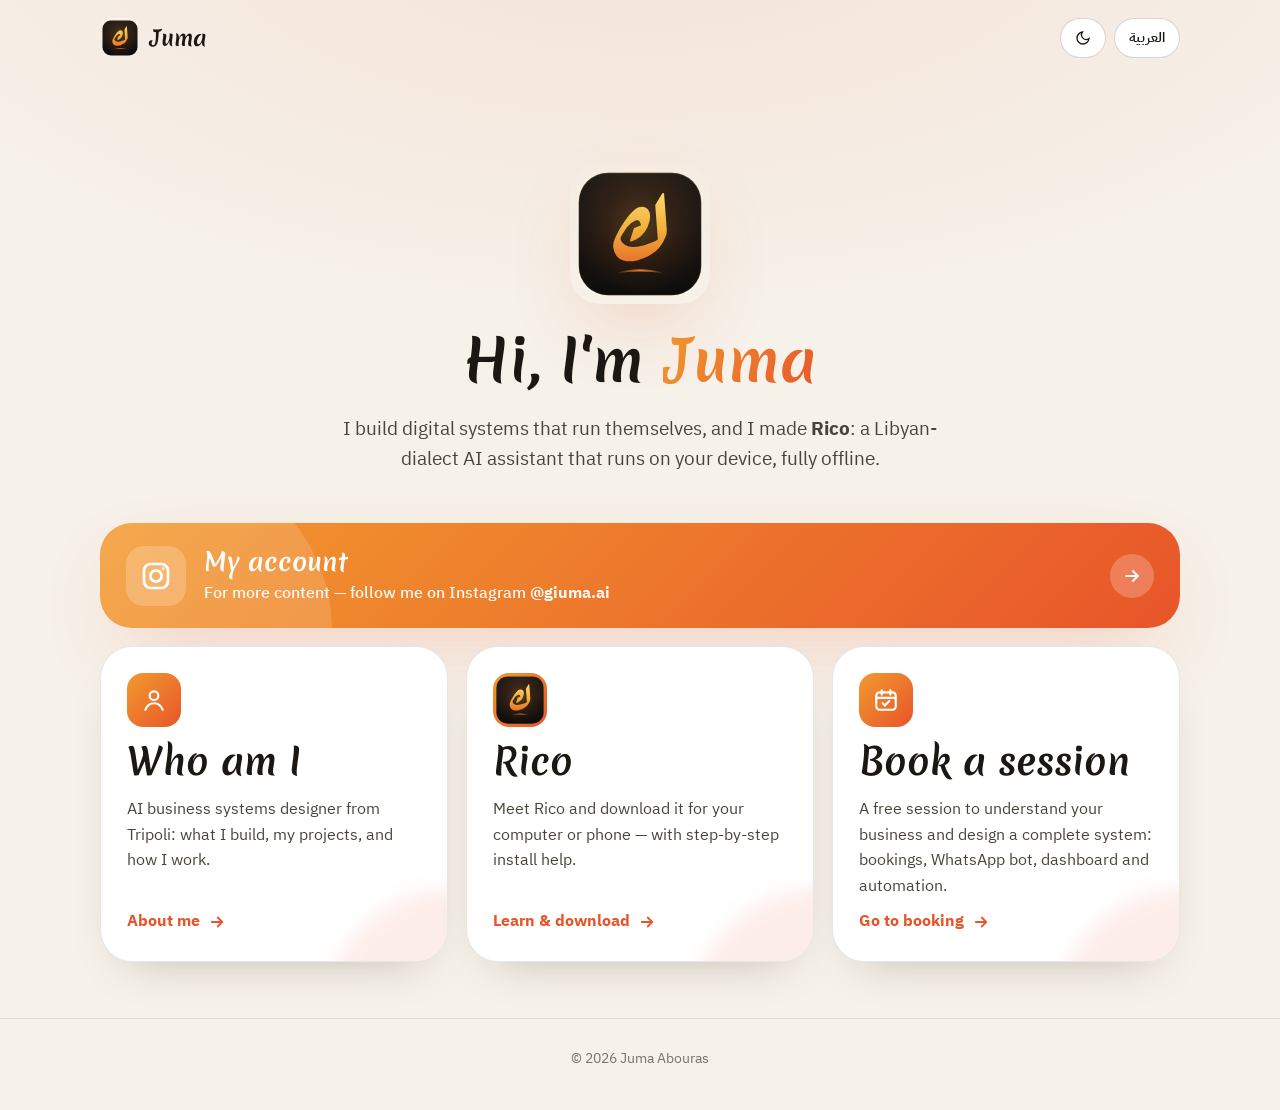
<file: docs/index.html>
<!doctype html>
<html lang="ar" dir="rtl" data-title-ar="جمعة · ريكو والحجز" data-title-en="Juma · Rico & Booking">
<head>
<meta charset="utf-8">
<meta name="viewport" content="width=device-width, initial-scale=1, viewport-fit=cover">
<title>جمعة · ريكو والحجز</title>
<meta name="description" content="ريكو: مساعد ذكي يحكي ليبي ويخدم بدون إنترنت — واحجز استشارتك المجانية مع جمعة.">
<meta name="theme-color" content="#F6F1E9" media="(prefers-color-scheme: light)">
<meta name="theme-color" content="#0D0F13" media="(prefers-color-scheme: dark)">
<meta property="og:title" content="جمعة · ريكو والحجز">
<meta property="og:description" content="ريكو: مساعد ذكي بالليبي يخدم بدون إنترنت — واحجز استشارتك المجانية.">
<meta property="og:image" content="assets/icon-256.png">
<link rel="icon" href="assets/icon.svg" type="image/svg+xml">
<link rel="apple-touch-icon" href="assets/icon-256.png">
<link rel="preconnect" href="https://fonts.googleapis.com"><link rel="preconnect" href="https://fonts.gstatic.com" crossorigin>
<link href="https://fonts.googleapis.com/css2?family=IBM+Plex+Sans+Arabic:wght@400;500;600;700&family=Space+Grotesk:wght@400;500;700&display=swap" rel="stylesheet">
<link rel="stylesheet" href="assets/site.css">
<style>html[lang="ar"] .en, html[lang="en"] .ar { display: none !important; }</style>
<script src="assets/site.js"></script>
</head>
<body>
<div class="wrap">
  <header class="bar">
    <a class="brand" href="./"><img src="assets/icon.svg" alt=""><span><span class="ar">جمعة</span><span class="en">Juma</span></span></a>
    <div class="tools">
      <button class="chip" id="themeBtn" type="button" aria-label="Theme"><svg viewBox="0 0 24 24" fill="none" stroke="currentColor" stroke-width="2"><path d="M21 12.8A9 9 0 1 1 11.2 3a7 7 0 0 0 9.8 9.8z"/></svg></button>
      <button class="chip" id="langBtn" type="button">English</button>
    </div>
  </header>

  <main>
    <div class="hero">
      <img class="logo-xl" src="assets/icon.svg" alt="">
      <h1><span class="ar">أهلاً، أنا <span class="grad">جمعة</span></span><span class="en">Hi, I'm <span class="grad">Juma</span></span></h1>
      <p class="lead">
        <span class="ar">نبني منظومات رقمية تخدم لحالها، ونطوّر <b>ريكو</b>: مساعد ذكي يحكي ليبي ويخدم على جهازك بدون إنترنت.</span>
        <span class="en">I build digital systems that run themselves, and I made <b>Rico</b>: a Libyan-dialect AI assistant that runs on your device, fully offline.</span>
      </p>
    </div>

    <a class="feature" href="https://www.instagram.com/giuma.ai/" target="_blank" rel="noopener">
      <span class="feature-ico" aria-hidden="true"><svg viewBox="0 0 24 24" fill="none" stroke="currentColor" stroke-width="2" stroke-linecap="round"><rect x="3" y="3" width="18" height="18" rx="5"/><circle cx="12" cy="12" r="4.2"/><circle cx="17.4" cy="6.6" r="1.1" fill="currentColor" stroke="none"/></svg></span>
      <span class="feature-text">
        <strong><span class="ar">حسابي</span><span class="en">My account</span></strong>
        <span><span class="ar">لرؤية محتوى أكثر — تابعني على إنستغرام</span><span class="en">For more content — follow me on Instagram</span> <b class="handle">@giuma.ai</b></span>
      </span>
      <span class="feature-go" aria-hidden="true"><svg viewBox="0 0 24 24" fill="none" stroke="currentColor" stroke-width="2.4" stroke-linecap="round"><path d="M5 12h14M13 6l6 6-6 6"/></svg></span>
    </a>

    <div class="cards">
      <a class="card" href="about.html">
        <div class="ico"><svg viewBox="0 0 24 24" fill="none" stroke="currentColor" stroke-width="2" stroke-linecap="round"><circle cx="12" cy="8" r="4"/><path d="M4 21c1.5-4 4.5-6 8-6s6.5 2 8 6"/></svg></div>
        <h2 style="margin:0"><span class="ar">من أنا</span><span class="en">Who am I</span></h2>
        <p><span class="ar">مصمم منظومات أعمال ذكية من طرابلس: شن نبني، مشاريعي، وطريقتي في الشغل.</span><span class="en">AI business systems designer from Tripoli: what I build, my projects, and how I work.</span></p>
        <span class="go"><span class="ar">تعرّف عليّ</span><span class="en">About me</span>
          <svg width="18" height="18" viewBox="0 0 24 24" fill="none" stroke="currentColor" stroke-width="2.4" stroke-linecap="round"><path d="M5 12h14M13 6l6 6-6 6"/></svg></span>
      </a>
      <a class="card" href="rico.html">
        <div class="ico"><img src="assets/icon.svg" alt=""></div>
        <h2 style="margin:0"><span class="ar">ريكو</span><span class="en">Rico</span></h2>
        <p><span class="ar">تعرّف على ريكو، وحمّله للكمبيوتر ولا التلفون، مع شرح التثبيت خطوة بخطوة.</span><span class="en">Meet Rico and download it for your computer or phone — with step-by-step install help.</span></p>
        <span class="go"><span class="ar">تعرّف وحمّل</span><span class="en">Learn &amp; download</span>
          <svg width="18" height="18" viewBox="0 0 24 24" fill="none" stroke="currentColor" stroke-width="2.4" stroke-linecap="round"><path d="M5 12h14M13 6l6 6-6 6"/></svg></span>
      </a>
      <a class="card" href="https://giumaa-booking.netlify.app/" target="_blank" rel="noopener">
        <div class="ico"><svg viewBox="0 0 24 24" fill="none" stroke="currentColor" stroke-width="2" stroke-linecap="round"><rect x="3" y="5" width="18" height="16" rx="3"/><path d="M3 10h18M8 3v4M16 3v4M9 15l2 2 4-4"/></svg></div>
        <h2 style="margin:0"><span class="ar">احجز استشارتك</span><span class="en">Book a session</span></h2>
        <p><span class="ar">جلسة مجانية نفهموا فيها شغلك، ونصممولك منظومة كاملة: حجوزات، بوت واتساب، لوحة تحكم وأتمتة.</span><span class="en">A free session to understand your business and design a complete system: bookings, WhatsApp bot, dashboard and automation.</span></p>
        <span class="go"><span class="ar">روح للحجز</span><span class="en">Go to booking</span>
          <svg width="18" height="18" viewBox="0 0 24 24" fill="none" stroke="currentColor" stroke-width="2.4" stroke-linecap="round"><path d="M5 12h14M13 6l6 6-6 6"/></svg></span>
      </a>
    </div>
  </main>
</div>
<footer><div class="wrap">© 2026 <span class="ar">جمعة أبوراس</span><span class="en">Juma Abouras</span></div></footer>
</body>
</html>
</file>
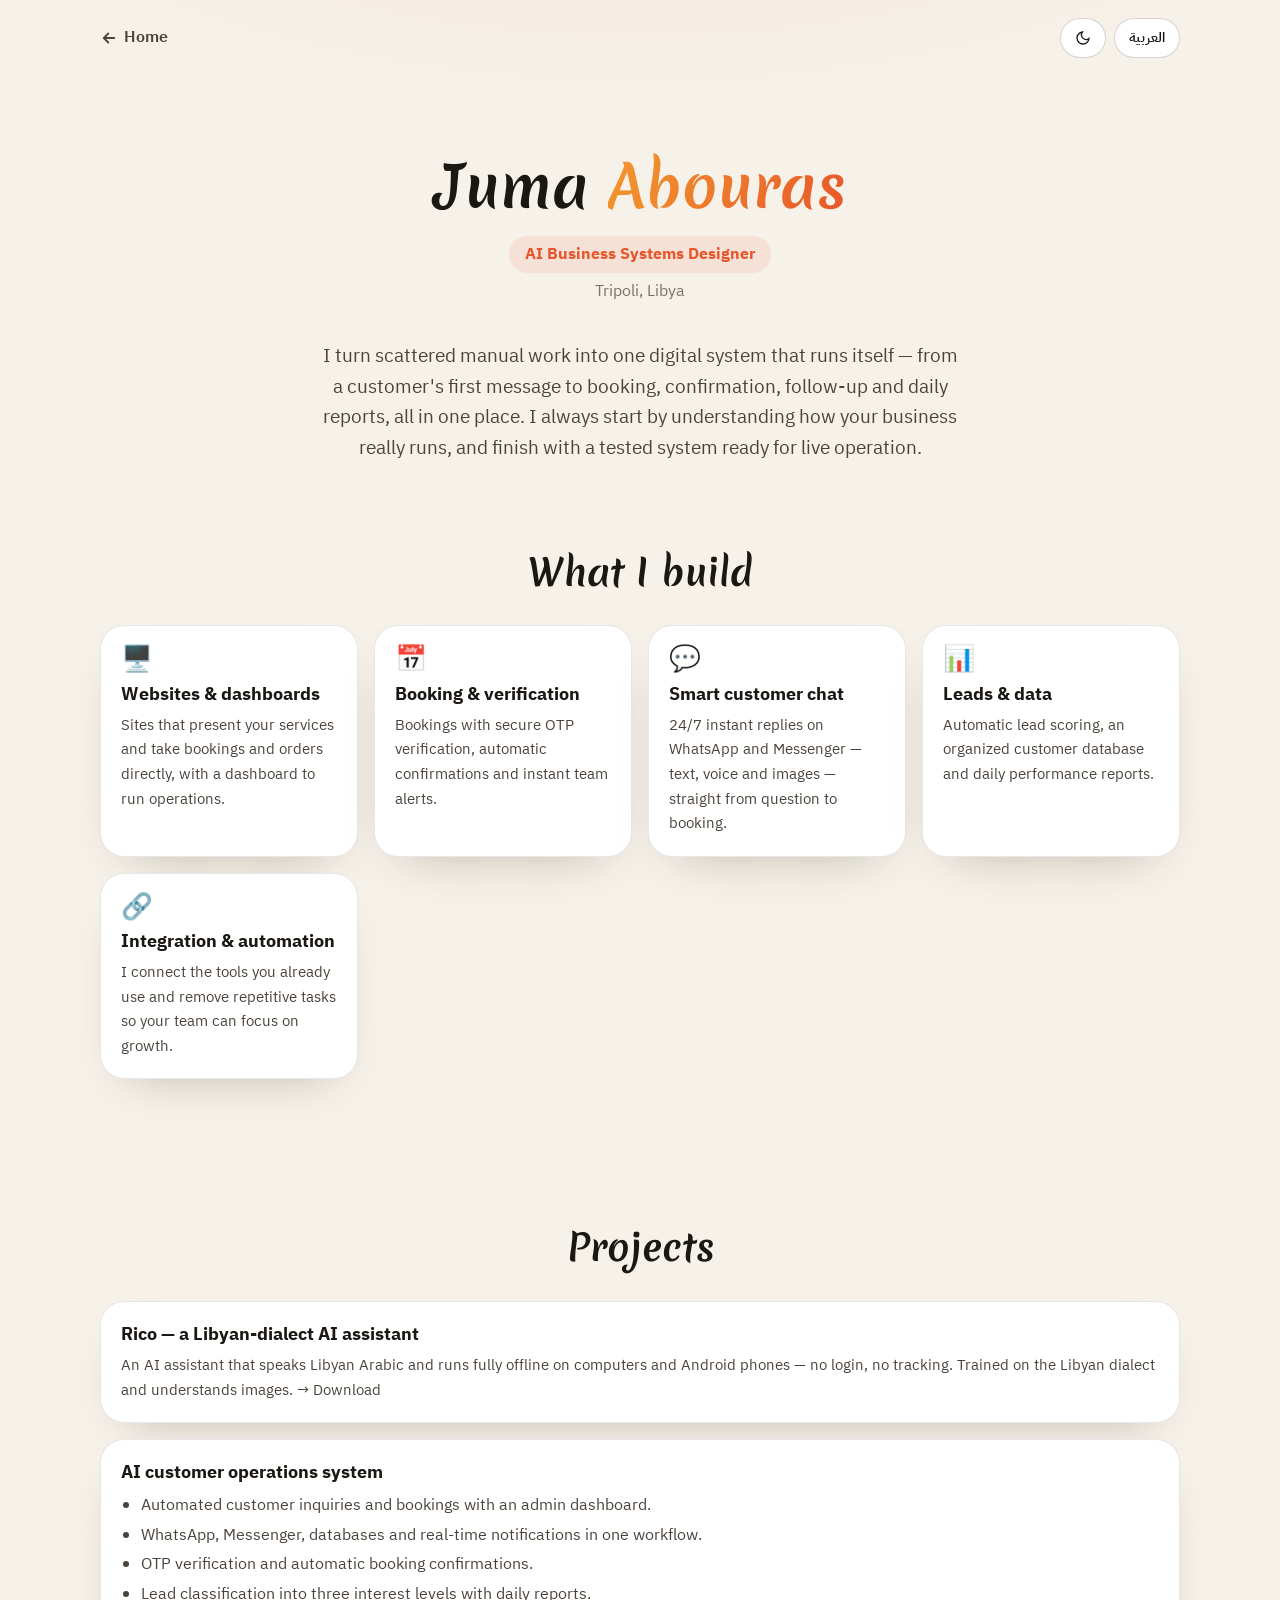
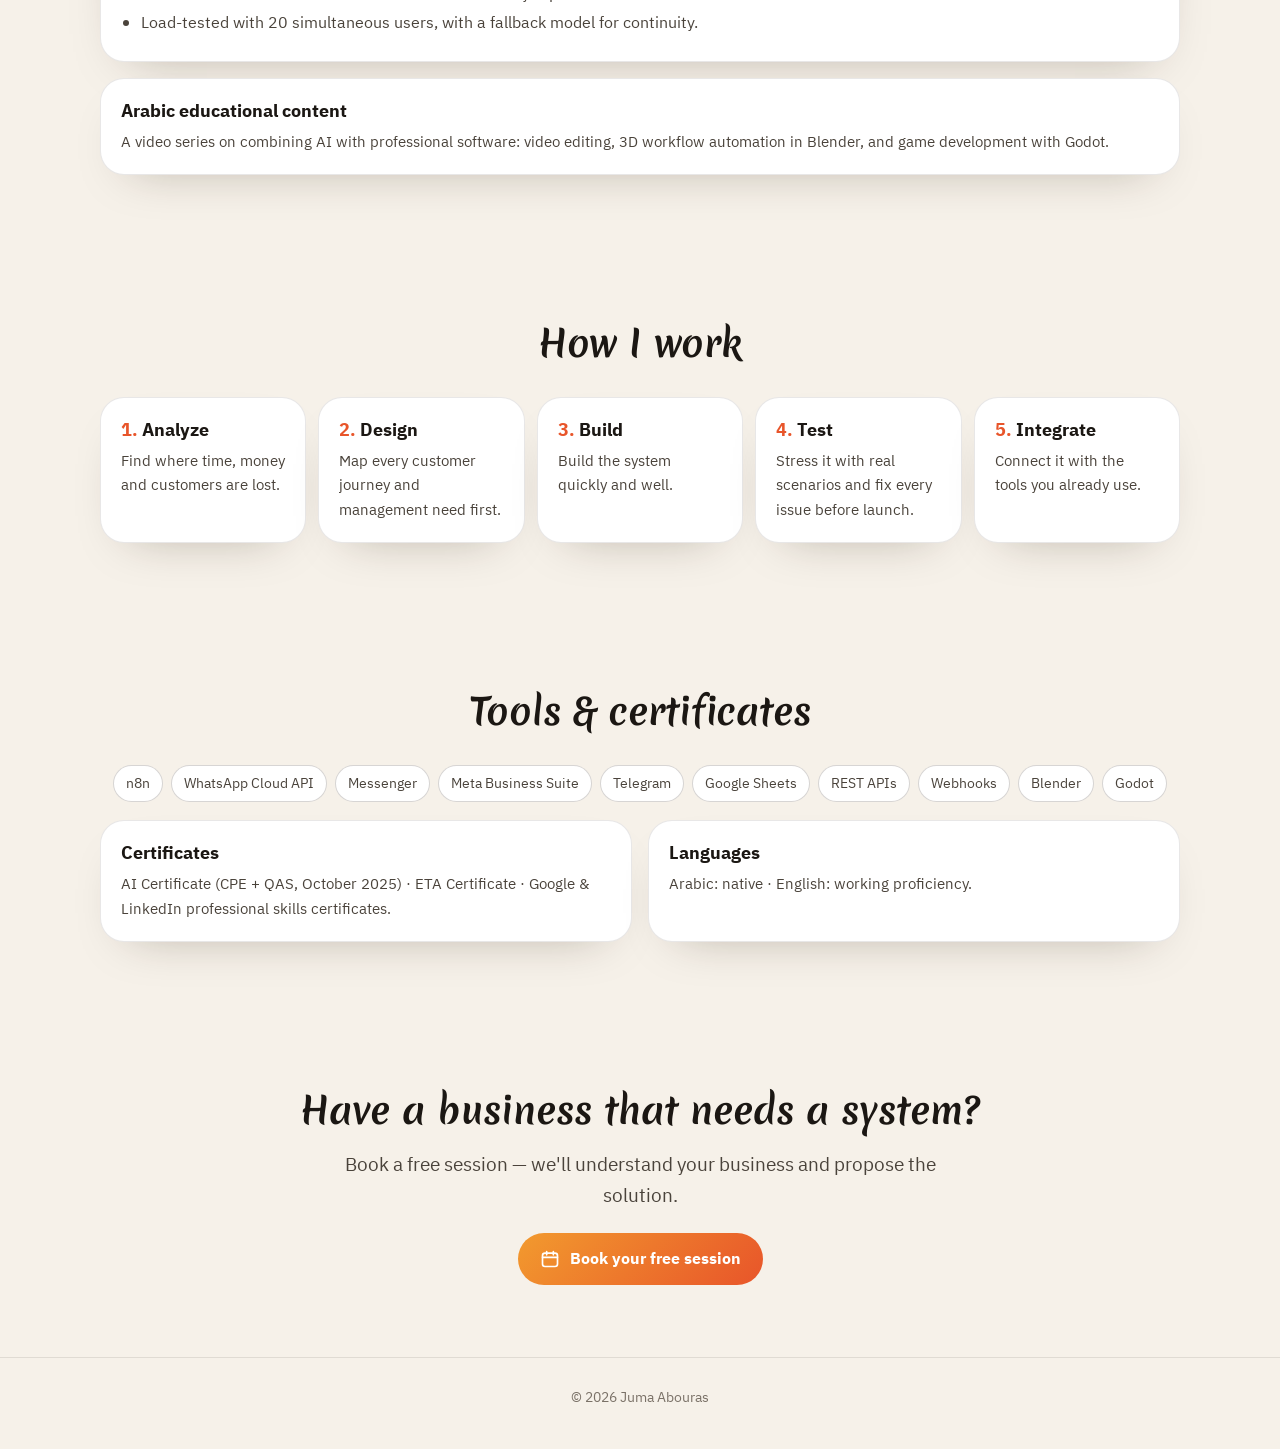
<file: docs/about.html>
<!doctype html>
<html lang="ar" dir="rtl" data-title-ar="جمعة أبوراس · نبذة تعريفية" data-title-en="Juma Abouras · About">
<head>
<meta charset="utf-8">
<meta name="viewport" content="width=device-width, initial-scale=1, viewport-fit=cover">
<title>جمعة أبوراس · نبذة تعريفية</title>
<meta name="description" content="جمعة أبوراس — مصمم منظومات أعمال ذكية من طرابلس، ليبيا. يحوّل الشغل اليدوي لمنظومات رقمية تخدم لحالها، ومطوّر ريكو.">
<meta name="theme-color" content="#F6F1E9" media="(prefers-color-scheme: light)">
<meta name="theme-color" content="#0D0F13" media="(prefers-color-scheme: dark)">
<meta property="og:title" content="جمعة أبوراس · مصمم منظومات أعمال ذكية">
<meta property="og:image" content="assets/icon-256.png">
<link rel="icon" href="assets/icon.svg" type="image/svg+xml">
<link rel="preconnect" href="https://fonts.googleapis.com"><link rel="preconnect" href="https://fonts.gstatic.com" crossorigin>
<link href="https://fonts.googleapis.com/css2?family=IBM+Plex+Sans+Arabic:wght@400;500;600;700&family=Space+Grotesk:wght@400;500;700&display=swap" rel="stylesheet">
<link rel="stylesheet" href="assets/site.css">
<style>
html[lang="ar"] .en, html[lang="en"] .ar { display: none !important; }
.about-hero { display: grid; gap: 22px; align-items: center; text-align: center; padding: clamp(28px, 7vw, 72px) 0 12px; }
.role { display: inline-block; margin-top: 10px; padding: 6px 16px; border-radius: 999px; background: var(--accent-soft); color: var(--accent); font-weight: 700; }
.place { color: var(--muted); margin-top: 6px; }
.tags { display: flex; flex-wrap: wrap; gap: 8px; justify-content: center; }
.tags span { border: 1px solid var(--line-2); background: var(--surface); border-radius: 999px; padding: 6px 12px; font-size: .9rem; color: var(--ink-2); direction: ltr; unicode-bidi: isolate; }
.proj { display: grid; gap: 16px; }
.proj .tile ul { margin: 8px 0 0; padding-inline-start: 20px; color: var(--ink-2); }
.proj .tile li { margin: 4px 0; }
.flow { display: grid; gap: 12px; grid-template-columns: repeat(auto-fit, minmax(min(100%, 180px), 1fr)); counter-reset: f; }
.flow .tile { counter-increment: f; }
.flow .tile h3::before { content: counter(f) ". "; color: var(--accent); }
.cta { text-align: center; }
</style>
<script src="assets/site.js"></script>
</head>
<body>
<div class="wrap">
  <header class="bar">
    <a class="back" href="./"><svg width="18" height="18" viewBox="0 0 24 24" fill="none" stroke="currentColor" stroke-width="2.4" stroke-linecap="round"><path d="M19 12H5M11 6l-6 6 6 6"/></svg><span class="ar">الرئيسية</span><span class="en">Home</span></a>
    <div class="tools">
      <button class="chip" id="themeBtn" type="button" aria-label="Theme"><svg viewBox="0 0 24 24" fill="none" stroke="currentColor" stroke-width="2"><path d="M21 12.8A9 9 0 1 1 11.2 3a7 7 0 0 0 9.8 9.8z"/></svg></button>
      <button class="chip" id="langBtn" type="button">English</button>
    </div>
  </header>

  <main>
    <div class="about-hero">
      <div>
        <h1><span class="ar">جمعة <span class="grad">أبوراس</span></span><span class="en">Juma <span class="grad">Abouras</span></span></h1>
        <div class="role"><span class="ar">مصمم منظومات أعمال ذكية</span><span class="en">AI Business Systems Designer</span></div>
        <div class="place"><span class="ar">طرابلس، ليبيا</span><span class="en">Tripoli, Libya</span></div>
      </div>
      <p class="lead">
        <span class="ar">نحوّل الشغل اليدوي المبعثر لمنظومة رقمية وحدة تخدم لحالها — من أول رسالة يبعثها الزبون، للحجز والتأكيد، للمتابعة والتقارير اليومية، كلها من مكان واحد. نبدا دايماً بفهم كيف يخدم شغلك فعلاً، ونكمّل بمنظومة مجرّبة وجاهزة للتشغيل.</span>
        <span class="en">I turn scattered manual work into one digital system that runs itself — from a customer's first message to booking, confirmation, follow-up and daily reports, all in one place. I always start by understanding how your business really runs, and finish with a tested system ready for live operation.</span>
      </p>
    </div>

    <section>
      <div class="sec-head"><h2><span class="ar">شن نبني</span><span class="en">What I build</span></h2></div>
      <div class="grid">
        <div class="tile"><div class="em">🖥️</div><h3><span class="ar">مواقع ولوحات تحكم</span><span class="en">Websites &amp; dashboards</span></h3><p><span class="ar">مواقع تعرض خدماتك وتستقبل الحجوزات والطلبات مباشرة، مع لوحة تدير منها الشغل.</span><span class="en">Sites that present your services and take bookings and orders directly, with a dashboard to run operations.</span></p></div>
        <div class="tile"><div class="em">📅</div><h3><span class="ar">حجوزات وتحقق</span><span class="en">Booking &amp; verification</span></h3><p><span class="ar">حجز بتحقق آمن (OTP)، تأكيدات تلقائية، وتنبيهات فورية لفريقك.</span><span class="en">Bookings with secure OTP verification, automatic confirmations and instant team alerts.</span></p></div>
        <div class="tile"><div class="em">💬</div><h3><span class="ar">تواصل ذكي مع الزبائن</span><span class="en">Smart customer chat</span></h3><p><span class="ar">ردود فورية ٢٤ ساعة على واتساب وماسنجر — نص وصوت وصور — وطريق مباشر من السؤال للحجز.</span><span class="en">24/7 instant replies on WhatsApp and Messenger — text, voice and images — straight from question to booking.</span></p></div>
        <div class="tile"><div class="em">📊</div><h3><span class="ar">العملاء والبيانات</span><span class="en">Leads &amp; data</span></h3><p><span class="ar">تصنيف تلقائي للعملاء المحتملين، قاعدة بيانات منظمة، وتقارير أداء يومية.</span><span class="en">Automatic lead scoring, an organized customer database and daily performance reports.</span></p></div>
        <div class="tile"><div class="em">🔗</div><h3><span class="ar">ربط وأتمتة</span><span class="en">Integration &amp; automation</span></h3><p><span class="ar">نربط الأدوات اللي تستعملها، ونشيل المهام المتكررة باش فريقك يركّز على النمو.</span><span class="en">I connect the tools you already use and remove repetitive tasks so your team can focus on growth.</span></p></div>
      </div>
    </section>

    <section>
      <div class="sec-head"><h2><span class="ar">مشاريع</span><span class="en">Projects</span></h2></div>
      <div class="proj">
        <a class="tile" href="rico.html" style="text-decoration:none">
          <h3><span class="ar">ريكو — مساعد ذكي بالليبي</span><span class="en">Rico — a Libyan-dialect AI assistant</span></h3>
          <p><span class="ar">مساعد ذكي يحكي ليبي، يخدم على الكمبيوتر والتلفون بدون إنترنت، بلا تسجيل دخول ولا تتبع. متدرّب على اللهجة الليبية ويفهم الصور. ← حمّله</span><span class="en">An AI assistant that speaks Libyan Arabic and runs fully offline on computers and Android phones — no login, no tracking. Trained on the Libyan dialect and understands images. → Download</span></p>
        </a>
        <div class="tile">
          <h3><span class="ar">منظومة تشغيل خدمة الزبائن</span><span class="en">AI customer operations system</span></h3>
          <ul class="ar">
            <li>استقبال استفسارات وحجوزات تلقائياً مع لوحة تحكم للإدارة.</li>
            <li>ربط واتساب وماسنجر وقواعد البيانات والإشعارات الفورية في مسار واحد.</li>
            <li>تحقق OTP وتأكيد الحجوزات تلقائياً.</li>
            <li>تصنيف العملاء لثلاث مستويات اهتمام مع تقارير يومية.</li>
            <li>تجربة ضغط بـ ٢٠ مستخدم في نفس الوقت، مع نموذج احتياطي يضمن استمرار الخدمة.</li>
          </ul>
          <ul class="en">
            <li>Automated customer inquiries and bookings with an admin dashboard.</li>
            <li>WhatsApp, Messenger, databases and real-time notifications in one workflow.</li>
            <li>OTP verification and automatic booking confirmations.</li>
            <li>Lead classification into three interest levels with daily reports.</li>
            <li>Load-tested with 20 simultaneous users, with a fallback model for continuity.</li>
          </ul>
        </div>
        <div class="tile">
          <h3><span class="ar">محتوى تعليمي بالعربي</span><span class="en">Arabic educational content</span></h3>
          <p><span class="ar">سلسلة فيديوهات تشرح دمج الذكاء الاصطناعي مع البرامج الاحترافية: مونتاج الفيديو، أتمتة التصميم ثلاثي الأبعاد في Blender، وتطوير الألعاب بـ Godot.</span><span class="en">A video series on combining AI with professional software: video editing, 3D workflow automation in Blender, and game development with Godot.</span></p>
        </div>
      </div>
    </section>

    <section>
      <div class="sec-head"><h2><span class="ar">طريقتي في الشغل</span><span class="en">How I work</span></h2></div>
      <div class="flow">
        <div class="tile"><h3><span class="ar">تحليل</span><span class="en">Analyze</span></h3><p><span class="ar">نلقى وين يضيع الوقت والفلوس والزبائن.</span><span class="en">Find where time, money and customers are lost.</span></p></div>
        <div class="tile"><h3><span class="ar">تصميم</span><span class="en">Design</span></h3><p><span class="ar">نرسم رحلة كل زبون وكل احتياج إداري قبل البناء.</span><span class="en">Map every customer journey and management need first.</span></p></div>
        <div class="tile"><h3><span class="ar">بناء</span><span class="en">Build</span></h3><p><span class="ar">نبني المنظومة بسرعة وبجودة.</span><span class="en">Build the system quickly and well.</span></p></div>
        <div class="tile"><h3><span class="ar">اختبار</span><span class="en">Test</span></h3><p><span class="ar">نجرّبها على سيناريوهات حقيقية ونصلّح كل مشكلة قبل الإطلاق.</span><span class="en">Stress it with real scenarios and fix every issue before launch.</span></p></div>
        <div class="tile"><h3><span class="ar">ربط</span><span class="en">Integrate</span></h3><p><span class="ar">نربطها بالأدوات اللي يستعملها شغلك أصلاً.</span><span class="en">Connect it with the tools you already use.</span></p></div>
      </div>
    </section>

    <section>
      <div class="sec-head"><h2><span class="ar">أدوات وشهادات</span><span class="en">Tools &amp; certificates</span></h2></div>
      <div class="tags" style="margin-bottom:18px">
        <span>n8n</span><span>WhatsApp Cloud API</span><span>Messenger</span><span>Meta Business Suite</span><span>Telegram</span><span>Google Sheets</span><span>REST APIs</span><span>Webhooks</span><span>Blender</span><span>Godot</span>
      </div>
      <div class="grid">
        <div class="tile"><h3><span class="ar">شهادات</span><span class="en">Certificates</span></h3><p><span class="ar">شهادة في الذكاء الاصطناعي (CPE + QAS، أكتوبر ٢٠٢٥) · شهادة ETA · شهادات المهارات المهنية من Google وLinkedIn.</span><span class="en">AI Certificate (CPE + QAS, October 2025) · ETA Certificate · Google &amp; LinkedIn professional skills certificates.</span></p></div>
        <div class="tile"><h3><span class="ar">اللغات</span><span class="en">Languages</span></h3><p><span class="ar">العربية: اللغة الأم · الإنجليزية: مستوى عملي.</span><span class="en">Arabic: native · English: working proficiency.</span></p></div>
      </div>
    </section>

    <section class="cta">
      <h2><span class="ar">عندك شغل يبي منظومة؟</span><span class="en">Have a business that needs a system?</span></h2>
      <p class="lead" style="margin-bottom:22px"><span class="ar">احجز جلسة مجانية، نفهموا فيها شغلك ونقترحولك الحل.</span><span class="en">Book a free session — we'll understand your business and propose the solution.</span></p>
      <a class="btn" href="https://giumaa-booking.netlify.app/" target="_blank" rel="noopener"><svg viewBox="0 0 24 24" fill="none" stroke="currentColor" stroke-width="2" stroke-linecap="round"><rect x="3" y="5" width="18" height="16" rx="3"/><path d="M3 10h18M8 3v4M16 3v4"/></svg><span class="ar">احجز استشارتك المجانية</span><span class="en">Book your free session</span></a>
    </section>
  </main>
</div>
<footer><div class="wrap">© 2026 <span class="ar">جمعة أبوراس</span><span class="en">Juma Abouras</span></div></footer>
</body>
</html>
</file>
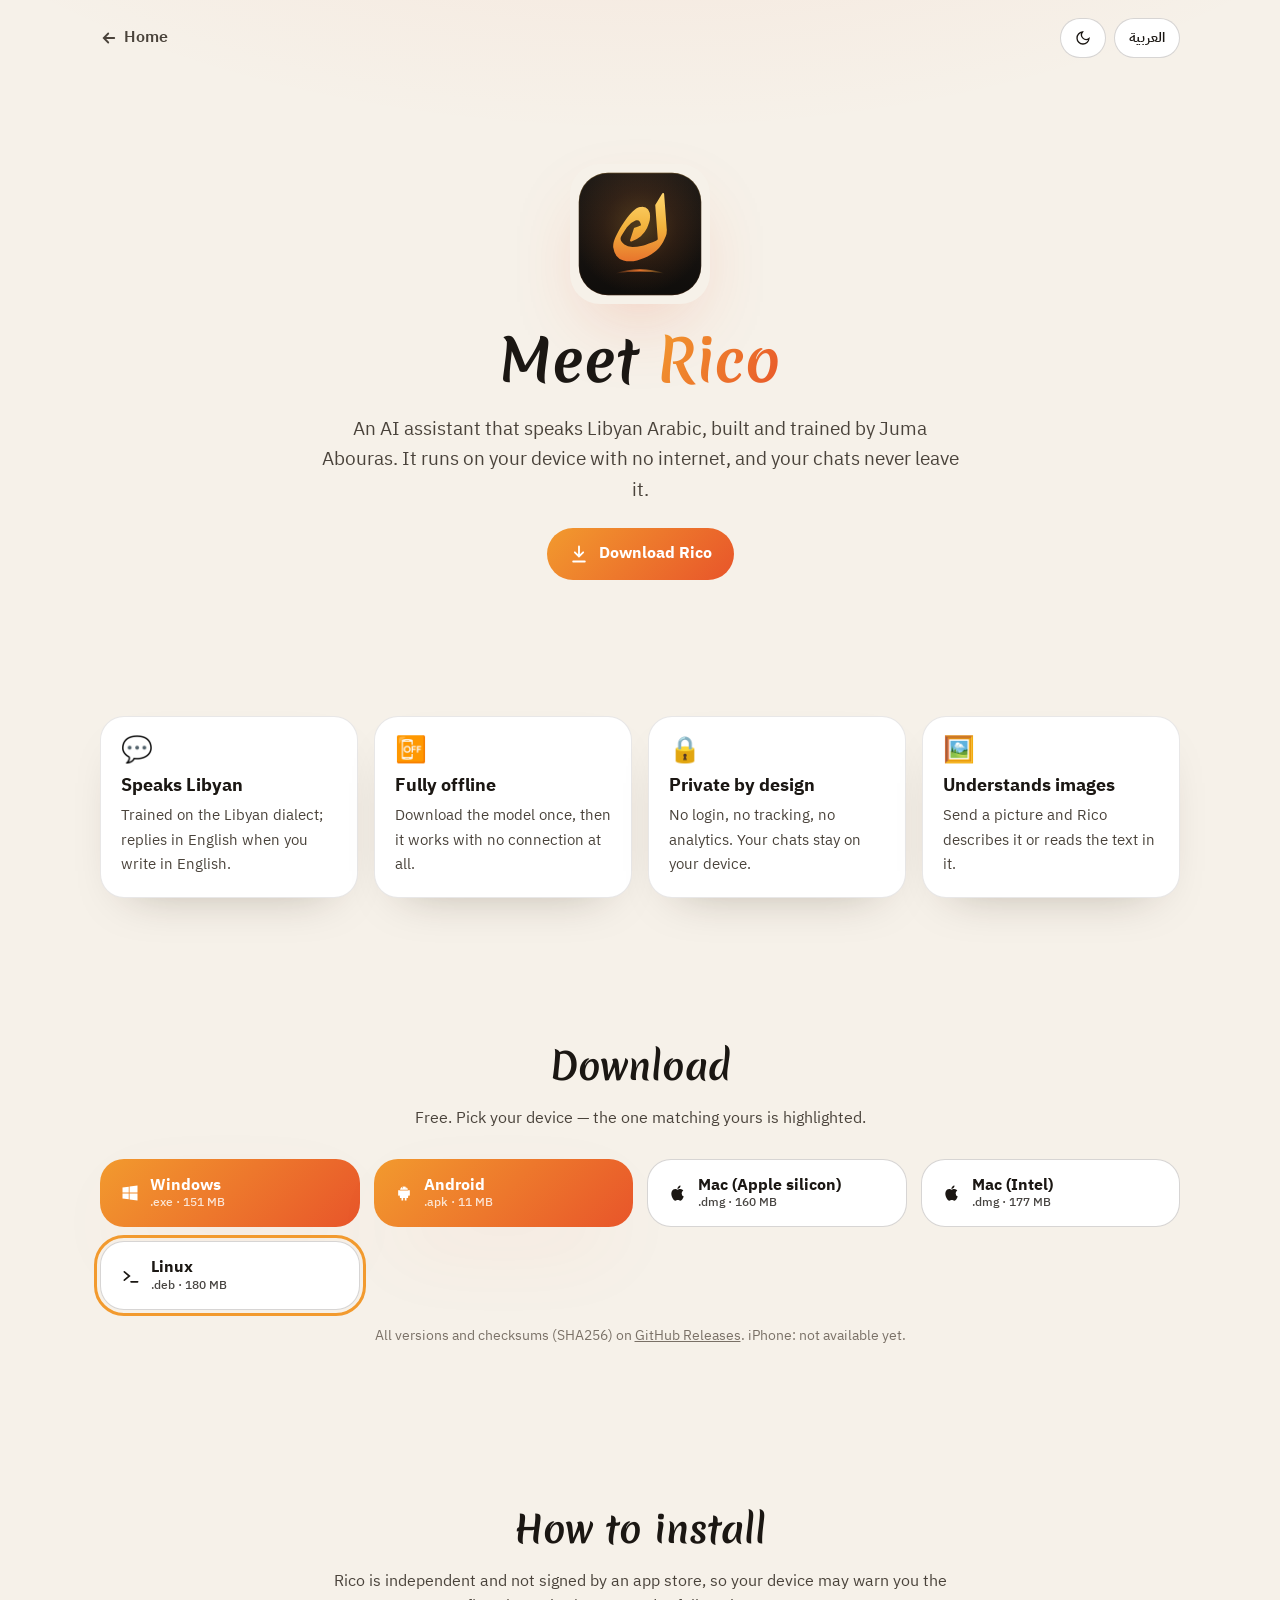
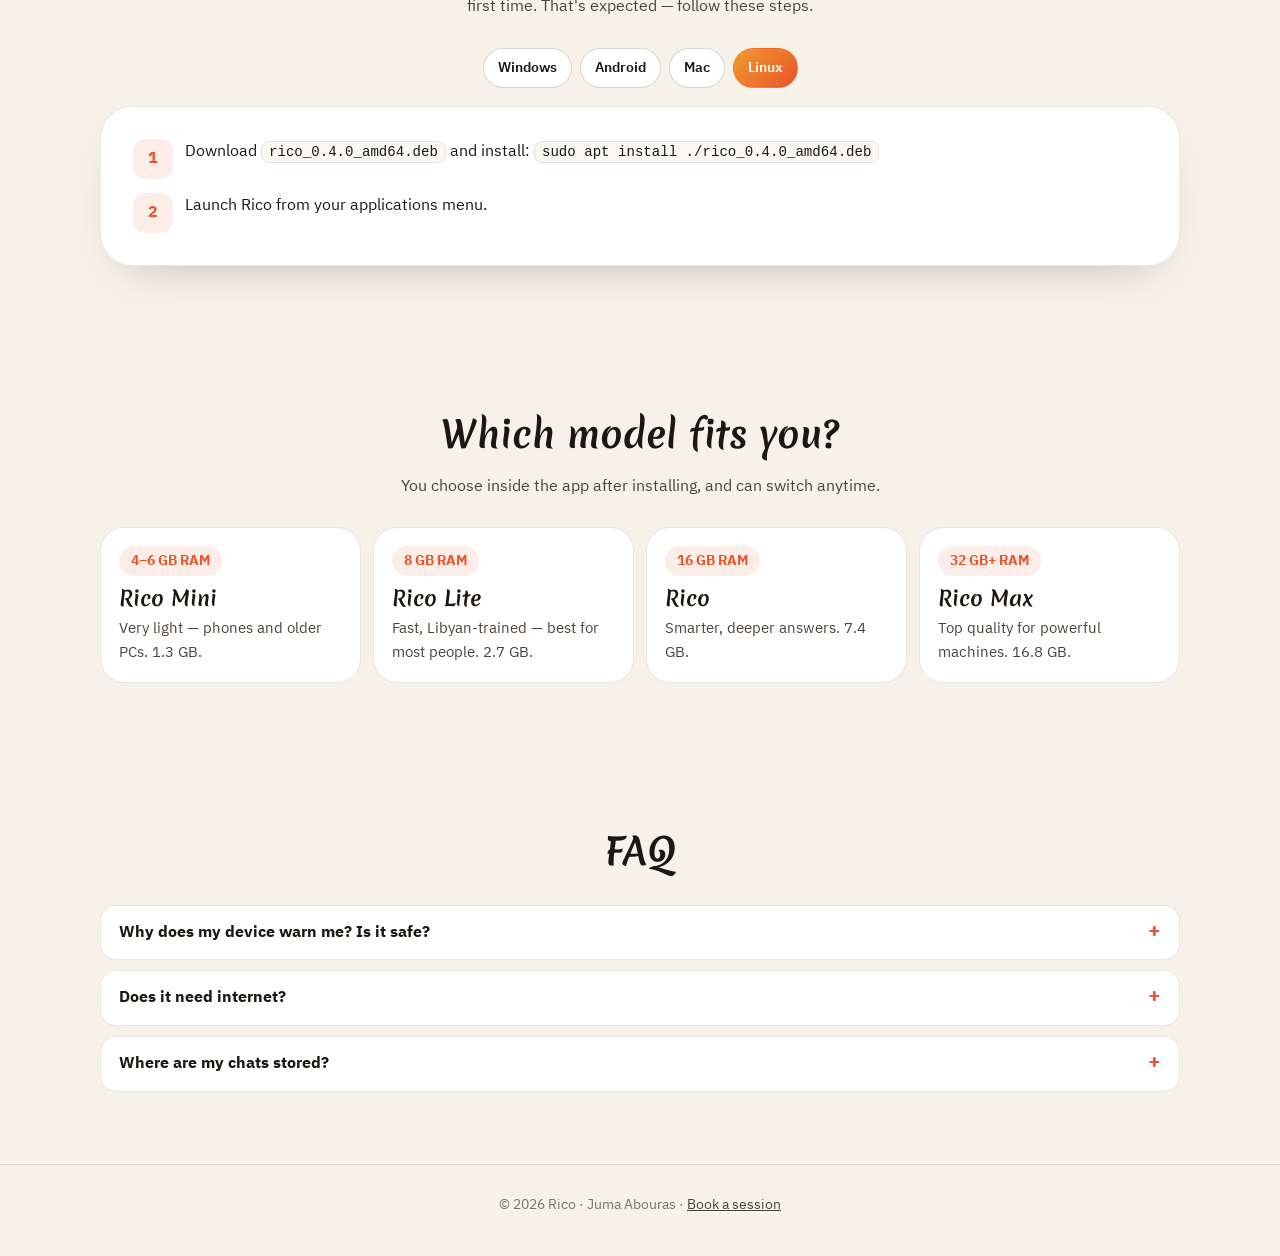
<file: docs/rico.html>
<!doctype html>
<html lang="ar" dir="rtl" data-title-ar="ريكو · مساعد ذكي بالليبي بدون إنترنت" data-title-en="Rico · Offline Libyan-dialect AI assistant">
<head>
<meta charset="utf-8">
<meta name="viewport" content="width=device-width, initial-scale=1, viewport-fit=cover">
<title>ريكو · مساعد ذكي بالليبي بدون إنترنت</title>
<meta name="description" content="ريكو مساعد ذكي يحكي ليبي، يخدم على جهازك بدون إنترنت، بلا تسجيل دخول ولا تتبع. حمّله لويندوز وماك ولينكس وأندرويد.">
<meta name="theme-color" content="#F6F1E9" media="(prefers-color-scheme: light)">
<meta name="theme-color" content="#0D0F13" media="(prefers-color-scheme: dark)">
<meta property="og:title" content="ريكو · مساعد ذكي بالليبي بدون إنترنت">
<meta property="og:image" content="assets/icon-256.png">
<link rel="icon" href="assets/icon.svg" type="image/svg+xml">
<link rel="apple-touch-icon" href="assets/icon-256.png">
<link rel="preconnect" href="https://fonts.googleapis.com"><link rel="preconnect" href="https://fonts.gstatic.com" crossorigin>
<link href="https://fonts.googleapis.com/css2?family=IBM+Plex+Sans+Arabic:wght@400;500;600;700&family=Space+Grotesk:wght@400;500;700&display=swap" rel="stylesheet">
<link rel="stylesheet" href="assets/site.css">
<style>html[lang="ar"] .en, html[lang="en"] .ar { display: none !important; }</style>
<script src="assets/site.js"></script>
</head>
<body>
<div class="wrap">
  <header class="bar">
    <a class="back" href="./"><svg width="18" height="18" viewBox="0 0 24 24" fill="none" stroke="currentColor" stroke-width="2.4" stroke-linecap="round"><path d="M19 12H5M11 6l-6 6 6 6"/></svg><span class="ar">الرئيسية</span><span class="en">Home</span></a>
    <div class="tools">
      <button class="chip" id="themeBtn" type="button" aria-label="Theme"><svg viewBox="0 0 24 24" fill="none" stroke="currentColor" stroke-width="2"><path d="M21 12.8A9 9 0 1 1 11.2 3a7 7 0 0 0 9.8 9.8z"/></svg></button>
      <button class="chip" id="langBtn" type="button">English</button>
    </div>
  </header>

  <main>
    <div class="hero">
      <img class="logo-xl" src="assets/icon.svg" alt="Rico">
      <h1><span class="ar">أهلاً، أنا <span class="grad">ريكو</span></span><span class="en">Meet <span class="grad">Rico</span></span></h1>
      <p class="lead">
        <span class="ar">مساعد ذكي يحكي ليبي، طوّره ودرّبه جمعة أبوراس. يخدم على جهازك بدون إنترنت، ومحادثاتك تبقى عندك بس.</span>
        <span class="en">An AI assistant that speaks Libyan Arabic, built and trained by Juma Abouras. It runs on your device with no internet, and your chats never leave it.</span>
      </p>
      <p style="margin-top:22px"><a class="btn" href="#download"><svg viewBox="0 0 24 24" fill="none" stroke="currentColor" stroke-width="2.2" stroke-linecap="round"><path d="M12 3v12M7 10l5 5 5-5M5 21h14"/></svg><span class="ar">حمّل ريكو</span><span class="en">Download Rico</span></a></p>
    </div>

    <section>
      <div class="grid">
        <div class="tile"><div class="em">💬</div><h3><span class="ar">يحكي ليبي</span><span class="en">Speaks Libyan</span></h3><p><span class="ar">متدرّب على اللهجة الليبية، ويجاوب بالإنجليزي لو كتبتله بالإنجليزي.</span><span class="en">Trained on the Libyan dialect; replies in English when you write in English.</span></p></div>
        <div class="tile"><div class="em">📴</div><h3><span class="ar">بدون إنترنت</span><span class="en">Fully offline</span></h3><p><span class="ar">بعد ما تحمّل النموذج مرة وحدة، يخدم من غير نت تماماً.</span><span class="en">Download the model once, then it works with no connection at all.</span></p></div>
        <div class="tile"><div class="em">🔒</div><h3><span class="ar">خصوصية كاملة</span><span class="en">Private by design</span></h3><p><span class="ar">لا تسجيل دخول، لا تتبع ولا إحصائيات. محادثاتك على جهازك بس.</span><span class="en">No login, no tracking, no analytics. Your chats stay on your device.</span></p></div>
        <div class="tile"><div class="em">🖼️</div><h3><span class="ar">يشوف الصور</span><span class="en">Understands images</span></h3><p><span class="ar">ابعتله صورة، ويوصفها ولا يقرا اللي مكتوب فيها.</span><span class="en">Send a picture and Rico describes it or reads the text in it.</span></p></div>
      </div>
    </section>

    <section id="download">
      <div class="sec-head">
        <h2><span class="ar">حمّل ريكو</span><span class="en">Download</span></h2>
        <p><span class="ar">مجاني. اختار جهازك — الزر اللي يناسب جهازك معلّم.</span><span class="en">Free. Pick your device — the one matching yours is highlighted.</span></p>
      </div>
      <div class="dl">
        <a class="btn" data-os="win" href="https://github.com/giumaa/rico/releases/download/v0.4.0/Rico-Setup-0.4.0-x64.exe"><svg viewBox="0 0 24 24" fill="currentColor"><path d="M3 5.5 10.5 4.4v7.1H3zM11.5 4.3 21 3v8.5h-9.5zM3 12.5h7.5v7.1L3 18.5zM11.5 12.5H21V21l-9.5-1.3z"/></svg><span><span class="ar">ويندوز</span><span class="en">Windows</span><small>.exe · 151 MB</small></span></a>
        <a class="btn" data-os="android" href="https://github.com/giumaa/rico/releases/download/android-v0.2.0/Rico-Android-0.2.0-arm64-v8a.apk"><svg viewBox="0 0 24 24" fill="currentColor"><path d="M7 9h10v8a1 1 0 0 1-1 1h-1v3h-2v-3h-2v3H9v-3H8a1 1 0 0 1-1-1zM5 9.5a1 1 0 0 1 2 0v5a1 1 0 0 1-2 0zm12 0a1 1 0 0 1 2 0v5a1 1 0 0 1-2 0zM7.3 8a4.8 4.8 0 0 1 9.4 0zM9.5 5.8a.6.6 0 1 0 0-.1zm4.4 0a.6.6 0 1 0 0-.1z"/></svg><span><span class="ar">أندرويد</span><span class="en">Android</span><small>.apk · 11 MB</small></span></a>
        <a class="btn ghost" data-os="mac" href="https://github.com/giumaa/rico/releases/download/v0.4.0/Rico-0.4.0-mac-arm64.dmg"><svg viewBox="0 0 24 24" fill="currentColor"><path d="M16.4 12.6c0-2.3 1.9-3.4 2-3.5a4.3 4.3 0 0 0-3.4-1.8c-1.4-.2-2.8.8-3.5.8s-1.8-.8-3-.8a4.5 4.5 0 0 0-3.8 2.3c-1.6 2.8-.4 7 1.2 9.3.8 1.1 1.7 2.4 2.9 2.3 1.2 0 1.6-.7 3-.7s1.8.7 3 .7c1.3 0 2.1-1.1 2.8-2.3a10 10 0 0 0 1.3-2.6 4 4 0 0 1-2.5-3.7zM14.1 5.8A4 4 0 0 0 15 3a4.1 4.1 0 0 0-2.7 1.4 3.8 3.8 0 0 0-1 2.7 3.4 3.4 0 0 0 2.8-1.3z"/></svg><span><span class="ar">ماك (M1 وأحدث)</span><span class="en">Mac (Apple silicon)</span><small>.dmg · 160 MB</small></span></a>
        <a class="btn ghost" href="https://github.com/giumaa/rico/releases/download/v0.4.0/Rico-0.4.0-mac-x64.dmg"><svg viewBox="0 0 24 24" fill="currentColor"><path d="M16.4 12.6c0-2.3 1.9-3.4 2-3.5a4.3 4.3 0 0 0-3.4-1.8c-1.4-.2-2.8.8-3.5.8s-1.8-.8-3-.8a4.5 4.5 0 0 0-3.8 2.3c-1.6 2.8-.4 7 1.2 9.3.8 1.1 1.7 2.4 2.9 2.3 1.2 0 1.6-.7 3-.7s1.8.7 3 .7c1.3 0 2.1-1.1 2.8-2.3a10 10 0 0 0 1.3-2.6 4 4 0 0 1-2.5-3.7zM14.1 5.8A4 4 0 0 0 15 3a4.1 4.1 0 0 0-2.7 1.4 3.8 3.8 0 0 0-1 2.7 3.4 3.4 0 0 0 2.8-1.3z"/></svg><span><span class="ar">ماك (Intel)</span><span class="en">Mac (Intel)</span><small>.dmg · 177 MB</small></span></a>
        <a class="btn ghost" data-os="linux" href="https://github.com/giumaa/rico/releases/download/v0.4.0/rico_0.4.0_amd64.deb"><svg viewBox="0 0 24 24" fill="none" stroke="currentColor" stroke-width="2" stroke-linecap="round"><path d="M4 17l6-5-6-5M12 19h8"/></svg><span><span class="ar">لينكس</span><span class="en">Linux</span><small>.deb · 180 MB</small></span></a>
      </div>
      <p class="note"><span class="ar">الإصدارات كلها والتحقق (SHA256) في</span><span class="en">All versions and checksums (SHA256) on</span> <a href="https://github.com/giumaa/rico/releases">GitHub Releases</a>. <span class="ar">آيفون: مش متوفر توا.</span><span class="en">iPhone: not available yet.</span></p>
    </section>

    <section id="install">
      <div class="sec-head">
        <h2><span class="ar">كيف تثبّته؟</span><span class="en">How to install</span></h2>
        <p><span class="ar">ريكو برنامج مستقل وما عندوش توقيع رسمي من المتاجر، فجهازك ممكن يحذّرك أول مرة. هذا عادي — اتبع الخطوات.</span><span class="en">Rico is independent and not signed by an app store, so your device may warn you the first time. That's expected — follow these steps.</span></p>
      </div>
      <div class="tabs" role="tablist">
        <button class="chip" role="tab" aria-controls="p-win" aria-selected="true"><span class="ar">ويندوز</span><span class="en">Windows</span></button>
        <button class="chip" role="tab" aria-controls="p-android" aria-selected="false"><span class="ar">أندرويد</span><span class="en">Android</span></button>
        <button class="chip" role="tab" aria-controls="p-mac" aria-selected="false"><span class="ar">ماك</span><span class="en">Mac</span></button>
        <button class="chip" role="tab" aria-controls="p-linux" aria-selected="false"><span class="ar">لينكس</span><span class="en">Linux</span></button>
      </div>

      <div class="panel" id="p-win" role="tabpanel">
        <ol class="steps ar">
          <li><span>حمّل ملف <code>Rico-Setup-0.4.0-x64.exe</code>. لو المتصفح قال «الملف مش شائع»، اضغط <b>⋯</b> ثم <b>احتفظ به (Keep)</b>.</span></li>
          <li><span>افتح الملف. لو طلعتلك شاشة زرقا «Windows protected your PC»، اضغط <b>More info</b> وبعدين <b>Run anyway</b>.</span></li>
          <li><span>كمّل التثبيت وافتح ريكو، واختار النموذج اللي يناسب الرام في جهازك (مكتوب على كل بطاقة).</span></li>
          <li><span>استنى التحميل يكمل مرة وحدة — بعدها ريكو يخدم بدون إنترنت.</span></li>
        </ol>
        <ol class="steps en">
          <li><span>Download <code>Rico-Setup-0.4.0-x64.exe</code>. If the browser says the file isn't commonly downloaded, click <b>⋯</b> → <b>Keep</b>.</span></li>
          <li><span>Open it. If a blue "Windows protected your PC" screen appears, click <b>More info</b> → <b>Run anyway</b>.</span></li>
          <li><span>Finish the installer, open Rico and pick the model that matches your RAM (shown on each card).</span></li>
          <li><span>Let the one-time download finish — after that Rico works offline.</span></li>
        </ol>
        <div class="warn"><span class="ar">لو ويندوز منع البرنامج نهائياً (ميزة <b>Smart App Control</b> في ويندوز 11)، ما فيش زر «Run anyway». الحل: الإعدادات ← الخصوصية والأمان ← أمان Windows ← التحكم في التطبيقات والمتصفح ← Smart App Control ← إيقاف. (ملاحظة: الإيقاف ما ينفعش ترجعه بعدين إلا بإعادة تثبيت ويندوز.)</span><span class="en">If Windows blocks it completely (Windows 11 <b>Smart App Control</b>), there's no "Run anyway". Fix: Settings → Privacy &amp; security → Windows Security → App &amp; browser control → Smart App Control → Off. (Note: once off, it can only be turned back on by reinstalling Windows.)</span></div>
      </div>

      <div class="panel" id="p-android" role="tabpanel" hidden>
        <ol class="steps ar">
          <li><span>حمّل ملف <code>Rico-Android-0.2.0-arm64-v8a.apk</code> من التلفون. لو كروم حذّرك، اضغط <b>تنزيل على أي حال</b>.</span></li>
          <li><span>افتح الملف من الإشعارات ولا من «التنزيلات». لو قالك «لأسباب أمنية…»، اضغط <b>الإعدادات</b> وفعّل <b>السماح من هذا المصدر</b>، وارجع.</span></li>
          <li><span>اضغط <b>تثبيت</b>. لو Google Play Protect سألك، اختار <b>تثبيت على أي حال</b> (التطبيق ما يبعث أي بيانات).</span></li>
          <li><span>افتح ريكو واختار النموذج: <b>ريكو ميني</b> لتلفون فيه ٤–٦ جيجا رام، ولا <b>ريكو لايت</b> لـ ٨ جيجا وأكثر. يفضّل تحمّل على واي فاي.</span></li>
        </ol>
        <ol class="steps en">
          <li><span>Download <code>Rico-Android-0.2.0-arm64-v8a.apk</code> on your phone. If Chrome warns you, tap <b>Download anyway</b>.</span></li>
          <li><span>Open it from notifications or Downloads. If you see "For your security…", tap <b>Settings</b>, enable <b>Allow from this source</b>, and go back.</span></li>
          <li><span>Tap <b>Install</b>. If Google Play Protect asks, choose <b>Install anyway</b> (the app sends no data).</span></li>
          <li><span>Open Rico and pick a model: <b>Rico Mini</b> for 4–6 GB RAM phones, or <b>Rico Lite</b> for 8 GB and up. Wi-Fi recommended.</span></li>
        </ol>
      </div>

      <div class="panel" id="p-mac" role="tabpanel" hidden>
        <ol class="steps ar">
          <li><span>حمّل ملف الـ <code>.dmg</code> المناسب لجهازك (M1 وأحدث ولا Intel)، وافتحه واسحب ريكو لمجلد <b>Applications</b>.</span></li>
          <li><span>أول مرة: اضغط كليك يمين على ريكو ← <b>فتح (Open)</b> ← <b>فتح</b>.</span></li>
          <li><span>لو قالك «التطبيق تالف»، افتح Terminal واكتب: <code>xattr -dr com.apple.quarantine /Applications/Rico.app</code> وبعدين افتحه عادي.</span></li>
        </ol>
        <ol class="steps en">
          <li><span>Download the right <code>.dmg</code> (Apple silicon or Intel), open it and drag Rico to <b>Applications</b>.</span></li>
          <li><span>First launch: right-click Rico → <b>Open</b> → <b>Open</b>.</span></li>
          <li><span>If macOS says the app is damaged, run in Terminal: <code>xattr -dr com.apple.quarantine /Applications/Rico.app</code>, then open it normally.</span></li>
        </ol>
      </div>

      <div class="panel" id="p-linux" role="tabpanel" hidden>
        <ol class="steps ar">
          <li><span>حمّل <code>rico_0.4.0_amd64.deb</code> وثبّته: <code>sudo apt install ./rico_0.4.0_amd64.deb</code></span></li>
          <li><span>افتح ريكو من قائمة التطبيقات.</span></li>
        </ol>
        <ol class="steps en">
          <li><span>Download <code>rico_0.4.0_amd64.deb</code> and install: <code>sudo apt install ./rico_0.4.0_amd64.deb</code></span></li>
          <li><span>Launch Rico from your applications menu.</span></li>
        </ol>
      </div>
    </section>

    <section>
      <div class="sec-head">
        <h2><span class="ar">أي نموذج يناسبك؟</span><span class="en">Which model fits you?</span></h2>
        <p><span class="ar">تختاره داخل التطبيق بعد التثبيت، وتقدر تبدّله وقت ما تبي.</span><span class="en">You choose inside the app after installing, and can switch anytime.</span></p>
      </div>
      <div class="models">
        <div class="model"><span class="ram"><span class="ar">٤–٦ جيجا رام</span><span class="en">4–6 GB RAM</span></span><h3><span class="ar">ريكو ميني</span><span class="en">Rico Mini</span></h3><p><span class="ar">خفيف هلبا — للتلفونات والأجهزة القديمة. ١٫٣ جيجا.</span><span class="en">Very light — phones and older PCs. 1.3 GB.</span></p></div>
        <div class="model"><span class="ram"><span class="ar">٨ جيجا رام</span><span class="en">8 GB RAM</span></span><h3><span class="ar">ريكو لايت</span><span class="en">Rico Lite</span></h3><p><span class="ar">سريع ومتدرّب على الليبي — الأنسب لأغلب الناس. ٢٫٧ جيجا.</span><span class="en">Fast, Libyan-trained — best for most people. 2.7 GB.</span></p></div>
        <div class="model"><span class="ram"><span class="ar">١٦ جيجا رام</span><span class="en">16 GB RAM</span></span><h3><span class="ar">ريكو</span><span class="en">Rico</span></h3><p><span class="ar">أذكى وأعمق في الشرح. ٧٫٤ جيجا.</span><span class="en">Smarter, deeper answers. 7.4 GB.</span></p></div>
        <div class="model"><span class="ram"><span class="ar">٣٢ جيجا رام وأكثر</span><span class="en">32 GB+ RAM</span></span><h3><span class="ar">ريكو ماكس</span><span class="en">Rico Max</span></h3><p><span class="ar">أعلى جودة للأجهزة القوية. ١٦٫٨ جيجا.</span><span class="en">Top quality for powerful machines. 16.8 GB.</span></p></div>
      </div>
    </section>

    <section>
      <div class="sec-head"><h2><span class="ar">أسئلة</span><span class="en">FAQ</span></h2></div>
      <details><summary><span class="ar">ليش جهازي يحذّرني؟ هل البرنامج آمن؟</span><span class="en">Why does my device warn me? Is it safe?</span></summary><p><span class="ar">التحذير يطلع لأي برنامج ما عندوش شهادة توقيع مدفوعة من المتاجر. ريكو ما يتصلش بالإنترنت إلا وقت تحميل النموذج اللي تختاره انت، وما يبعث أي بيانات.</span><span class="en">The warning appears for any app without a paid store signing certificate. Rico only goes online to download the model you choose, and never sends any data.</span></p></details>
      <details><summary><span class="ar">هل يحتاج إنترنت؟</span><span class="en">Does it need internet?</span></summary><p><span class="ar">بس مرة وحدة لتحميل النموذج. بعدها يخدم بدون نت تماماً.</span><span class="en">Only once, to download the model. After that it works fully offline.</span></p></details>
      <details><summary><span class="ar">وين تتخزن محادثاتي؟</span><span class="en">Where are my chats stored?</span></summary><p><span class="ar">على جهازك بس. تقدر تمسحهم كلهم من الإعدادات.</span><span class="en">Only on your device. You can delete them all from Settings.</span></p></details>
    </section>
  </main>
</div>
<footer><div class="wrap">© 2026 <span class="ar">ريكو · جمعة أبوراس</span><span class="en">Rico · Juma Abouras</span> · <a href="https://giumaa-booking.netlify.app/" target="_blank" rel="noopener"><span class="ar">احجز استشارة</span><span class="en">Book a session</span></a></div></footer>
</body>
</html>
</file>
<file: docs/assets/site.css>
@font-face { font-family: "Ruqaa"; src: url("fonts/ArefRuqaa-Bold.woff2") format("woff2"); font-weight: 700; font-display: swap; unicode-range: U+0600-06FF, U+0750-077F, U+08A0-08FF, U+FB50-FDFF, U+FE70-FEFF; }
@font-face { font-family: "Merienda"; src: url("fonts/Merienda-Variable.woff2") format("woff2"); font-weight: 300 900; font-display: swap; }

:root {
  --font-head: "Ruqaa", "Merienda", "IBM Plex Sans Arabic", serif;
  --font-body: "IBM Plex Sans Arabic", "Space Grotesk", system-ui, sans-serif;
  --r-sm: 10px; --r-md: 16px; --r-lg: 24px; --r-xl: 32px;
  --ease: cubic-bezier(.2, .8, .2, 1);
  --bg: #F6F1E9; --bg-2: #EFE7DB; --surface: #FFFFFF; --surface-2: #FBF8F3;
  --line: rgba(33, 27, 20, .10); --line-2: rgba(33, 27, 20, .18);
  --ink: #1B1713; --ink-2: #4A433B; --muted: #7A7167;
  --accent: #E8552A; --accent-2: #F29A2E; --accent-ink: #FFFFFF;
  --accent-soft: rgba(232, 85, 42, .10);
  --glow: 0 30px 80px -30px rgba(232, 85, 42, .35);
  --shadow: 0 1px 0 rgba(255,255,255,.7) inset, 0 20px 50px -30px rgba(40, 25, 10, .35);
  color-scheme: light;
}
@media (prefers-color-scheme: dark) {
  :root:not([data-theme="light"]) {
    --bg: #0D0F13; --bg-2: #13161C; --surface: #171A21; --surface-2: #1D2129;
    --line: rgba(255, 244, 230, .08); --line-2: rgba(255, 244, 230, .16);
    --ink: #F4EDE3; --ink-2: #CFC5B8; --muted: #9A9085;
    --accent: #F06A3A; --accent-2: #F2B33D; --accent-ink: #160D07;
    --accent-soft: rgba(240, 106, 58, .14);
    --glow: 0 30px 90px -30px rgba(240, 106, 58, .45);
    --shadow: 0 1px 0 rgba(255,255,255,.04) inset, 0 24px 60px -30px rgba(0, 0, 0, .7);
    color-scheme: dark;
  }
}
:root[data-theme="dark"] {
  --bg: #0D0F13; --bg-2: #13161C; --surface: #171A21; --surface-2: #1D2129;
  --line: rgba(255, 244, 230, .08); --line-2: rgba(255, 244, 230, .16);
  --ink: #F4EDE3; --ink-2: #CFC5B8; --muted: #9A9085;
  --accent: #F06A3A; --accent-2: #F2B33D; --accent-ink: #160D07;
  --accent-soft: rgba(240, 106, 58, .14);
  --glow: 0 30px 90px -30px rgba(240, 106, 58, .45);
  --shadow: 0 1px 0 rgba(255,255,255,.04) inset, 0 24px 60px -30px rgba(0, 0, 0, .7);
  color-scheme: dark;
}

* { box-sizing: border-box; }
html { -webkit-text-size-adjust: 100%; scroll-behavior: smooth; }
body {
  margin: 0; min-height: 100dvh; background: var(--bg); color: var(--ink);
  font: 16px/1.75 var(--font-body); overflow-x: hidden;
  background-image: radial-gradient(1200px 600px at 50% -10%, var(--accent-soft), transparent 70%);
  transition: background-color .25s var(--ease), color .25s var(--ease);
}
:lang(en) body, html[lang="en"] body { line-height: 1.6; }
a { color: inherit; }
img, svg { display: block; max-width: 100%; }
:focus-visible { outline: 3px solid var(--accent); outline-offset: 3px; border-radius: 8px; }

.wrap { width: min(1080px, 100% - 32px); margin-inline: auto; }

/* top bar */
.bar { display: flex; align-items: center; justify-content: space-between; gap: 12px; padding: 18px 0; }
.brand { display: flex; align-items: center; gap: 10px; text-decoration: none; font: 700 1.35rem/1 var(--font-head); }
.brand img { width: 40px; height: 40px; border-radius: 12px; box-shadow: var(--shadow); }
.tools { display: flex; gap: 8px; }
.chip {
  border: 1px solid var(--line-2); background: var(--surface); color: var(--ink);
  border-radius: 999px; padding: 8px 14px; font: 600 .85rem/1 var(--font-body); cursor: pointer;
  min-height: 40px; display: inline-flex; align-items: center; gap: 6px;
  transition: border-color .2s var(--ease), transform .2s var(--ease);
}
.chip:hover { border-color: var(--accent); }
.chip svg { width: 16px; height: 16px; }

/* hero */
.hero { text-align: center; padding: clamp(32px, 8vw, 88px) 0 clamp(24px, 5vw, 48px); }
.logo-xl { width: clamp(96px, 22vw, 140px); margin: 0 auto 18px; border-radius: 30px; box-shadow: var(--glow); animation: float 6s ease-in-out infinite; }
@keyframes float { 50% { transform: translateY(-6px); } }
h1, h2, h3 { font-family: var(--font-head); font-weight: 700; line-height: 1.35; margin: 0; }
h1 { font-size: clamp(2.1rem, 7vw, 3.6rem); }
h2 { font-size: clamp(1.6rem, 4.6vw, 2.3rem); margin-bottom: 14px; }
h3 { font-size: 1.3rem; }
.lead { color: var(--ink-2); font-size: clamp(1.02rem, 2.6vw, 1.2rem); max-width: 640px; margin: 14px auto 0; }
.grad { background: linear-gradient(120deg, var(--accent-2), var(--accent)); -webkit-background-clip: text; background-clip: text; color: transparent; }

/* big link cards */
.cards { display: grid; grid-template-columns: repeat(auto-fit, minmax(min(100%, 320px), 1fr)); gap: 18px; padding-bottom: 56px; }
.card {
  position: relative; display: flex; flex-direction: column; gap: 10px; text-decoration: none;
  background: var(--surface); border: 1px solid var(--line); border-radius: var(--r-xl); padding: 26px;
  box-shadow: var(--shadow); overflow: hidden;
  transition: transform .25s var(--ease), border-color .25s var(--ease), box-shadow .25s var(--ease);
}
.card::after { content: ""; position: absolute; inset: auto -40% -60% auto; width: 260px; height: 260px; border-radius: 50%; background: var(--accent-soft); filter: blur(10px); }
.card:hover { transform: translateY(-4px); border-color: var(--accent); box-shadow: var(--glow); }
.card .ico { width: 54px; height: 54px; border-radius: 16px; display: grid; place-items: center; background: linear-gradient(135deg, var(--accent-2), var(--accent)); color: var(--accent-ink); }
.card .ico img { width: 54px; height: 54px; border-radius: 16px; }
.card .ico svg { width: 26px; height: 26px; }
.card p { margin: 0; color: var(--ink-2); }
.card .go { margin-top: auto; display: inline-flex; align-items: center; gap: 8px; font-weight: 700; color: var(--accent); }
[dir="rtl"] .card .go svg { transform: scaleX(-1); }

/* buttons */
.btn {
  display: inline-flex; align-items: center; justify-content: center; gap: 10px; min-height: 52px;
  padding: 12px 22px; border-radius: 999px; border: 0; cursor: pointer; text-decoration: none;
  background: linear-gradient(135deg, var(--accent-2), var(--accent)); color: var(--accent-ink);
  font: 700 1rem/1.2 var(--font-body); box-shadow: var(--glow);
  transition: transform .2s var(--ease), filter .2s var(--ease);
}
.btn:hover { transform: translateY(-2px); filter: saturate(1.1); }
.btn.ghost { background: var(--surface); color: var(--ink); border: 1px solid var(--line-2); box-shadow: none; }
.btn svg { width: 20px; height: 20px; flex: none; }
.btn small { display: block; font-weight: 500; opacity: .8; font-size: .78rem; }

/* sections */
section { padding: clamp(36px, 7vw, 72px) 0; }
.sec-head { text-align: center; margin-bottom: 28px; }
.sec-head p { color: var(--ink-2); margin: 0 auto; max-width: 620px; }
.grid { display: grid; gap: 16px; grid-template-columns: repeat(auto-fit, minmax(min(100%, 230px), 1fr)); }
.tile { background: var(--surface); border: 1px solid var(--line); border-radius: var(--r-lg); padding: 20px; box-shadow: var(--shadow); }
.tile h3 { font-size: 1.15rem; margin-bottom: 6px; font-family: var(--font-body); font-weight: 700; }
.tile p { margin: 0; color: var(--ink-2); font-size: .96rem; }
.tile .em { font-size: 1.6rem; line-height: 1; margin-bottom: 10px; }

/* downloads */
.dl { display: grid; gap: 14px; grid-template-columns: repeat(auto-fit, minmax(min(100%, 240px), 1fr)); }
.dl a.btn { width: 100%; justify-content: flex-start; text-align: start; border-radius: var(--r-lg); padding: 16px 20px; }
.dl a.btn.mine { outline: 3px solid var(--accent-2); outline-offset: 3px; }
.note { margin-top: 14px; color: var(--muted); font-size: .9rem; text-align: center; }

/* install steps */
.tabs { display: flex; gap: 8px; flex-wrap: wrap; justify-content: center; margin-bottom: 18px; }
.tabs button[aria-selected="true"] { background: linear-gradient(135deg, var(--accent-2), var(--accent)); color: var(--accent-ink); border-color: transparent; }
.panel { background: var(--surface); border: 1px solid var(--line); border-radius: var(--r-xl); padding: clamp(20px, 4vw, 32px); box-shadow: var(--shadow); }
.panel[hidden] { display: none; }
.steps { counter-reset: s; list-style: none; margin: 0; padding: 0; display: grid; gap: 14px; }
.steps li { counter-increment: s; display: grid; grid-template-columns: 40px 1fr; gap: 12px; align-items: start; }
.steps li::before { content: counter(s); width: 40px; height: 40px; border-radius: 12px; display: grid; place-items: center; font-weight: 700; background: var(--accent-soft); color: var(--accent); }
.steps b { color: var(--ink); }
code, kbd { font-family: ui-monospace, "JetBrains Mono", Consolas, monospace; font-size: .88em; background: var(--surface-2); border: 1px solid var(--line); border-radius: 8px; padding: 2px 7px; direction: ltr; unicode-bidi: isolate; overflow-wrap: anywhere; }
.warn { margin-top: 18px; padding: 14px 16px; border-radius: var(--r-md); background: var(--accent-soft); border: 1px solid var(--line-2); color: var(--ink-2); font-size: .95rem; }

/* models table */
.models { display: grid; gap: 12px; grid-template-columns: repeat(auto-fit, minmax(min(100%, 220px), 1fr)); }
.model { background: var(--surface); border: 1px solid var(--line); border-radius: var(--r-lg); padding: 18px; }
.model .ram { display: inline-block; font-weight: 700; color: var(--accent); background: var(--accent-soft); border-radius: 999px; padding: 4px 12px; font-size: .85rem; margin-bottom: 8px; }
.model h3 { font-family: var(--font-head); }
.model p { margin: 4px 0 0; color: var(--ink-2); font-size: .94rem; }

/* faq */
details { background: var(--surface); border: 1px solid var(--line); border-radius: var(--r-md); padding: 14px 18px; }
details + details { margin-top: 10px; }
summary { cursor: pointer; font-weight: 700; list-style: none; display: flex; justify-content: space-between; gap: 12px; }
summary::-webkit-details-marker { display: none; }
summary::after { content: "+"; color: var(--accent); font-size: 1.3rem; line-height: 1; }
details[open] summary::after { content: "–"; }
details p { margin: 10px 0 0; color: var(--ink-2); }

footer { border-top: 1px solid var(--line); padding: 28px 0 40px; color: var(--muted); font-size: .9rem; text-align: center; }
footer a { color: var(--ink-2); }

.back { display: inline-flex; align-items: center; gap: 6px; text-decoration: none; color: var(--ink-2); font-weight: 600; }
[dir="rtl"] .back svg { transform: scaleX(-1); }

@media (max-width: 560px) {
  .bar { padding: 12px 0; }
  .brand span { display: none; }
  .card { padding: 22px; }
}
@media (prefers-reduced-motion: reduce) {
  *, *::before, *::after { animation: none !important; transition: none !important; scroll-behavior: auto !important; }
}

.btn small { direction: ltr; unicode-bidi: isolate; }
[dir="rtl"] .btn small { text-align: right; }

[dir="rtl"] { --flip: scaleX(-1); }

/* featured account card */
.feature {
  position: relative; display: flex; align-items: center; gap: 18px; margin-bottom: 18px; overflow: hidden;
  padding: 22px 26px; border-radius: var(--r-xl); text-decoration: none; color: var(--accent-ink);
  background: linear-gradient(135deg, var(--accent-2), var(--accent));
  box-shadow: var(--glow); transition: transform .25s var(--ease), filter .25s var(--ease);
}
.feature::before { content: ""; position: absolute; inset: -60% auto auto -10%; width: 340px; height: 340px; border-radius: 50%; background: rgba(255, 255, 255, .14); }
.feature:hover { transform: translateY(-3px); filter: saturate(1.08); }
.feature-ico { position: relative; flex: none; width: 60px; height: 60px; border-radius: 18px; display: grid; place-items: center; background: rgba(255, 255, 255, .2); }
.feature-ico svg { width: 32px; height: 32px; }
.feature-text { position: relative; display: grid; gap: 2px; min-width: 0; }
.feature-text strong { font: 700 1.55rem/1.35 var(--font-head); }
.feature-text > span { font-weight: 500; opacity: .95; }
.feature .handle { direction: ltr; unicode-bidi: isolate; font-weight: 700; white-space: nowrap; }
.feature-go { position: relative; margin-inline-start: auto; flex: none; width: 44px; height: 44px; border-radius: 50%; display: grid; place-items: center; background: rgba(255, 255, 255, .22); }
.feature-go svg { width: 20px; height: 20px; transform: var(--flip, none); }
@media (max-width: 560px) { .feature { padding: 18px; gap: 14px; } .feature-ico { width: 52px; height: 52px; } .feature-go { display: none; } }
</file>
